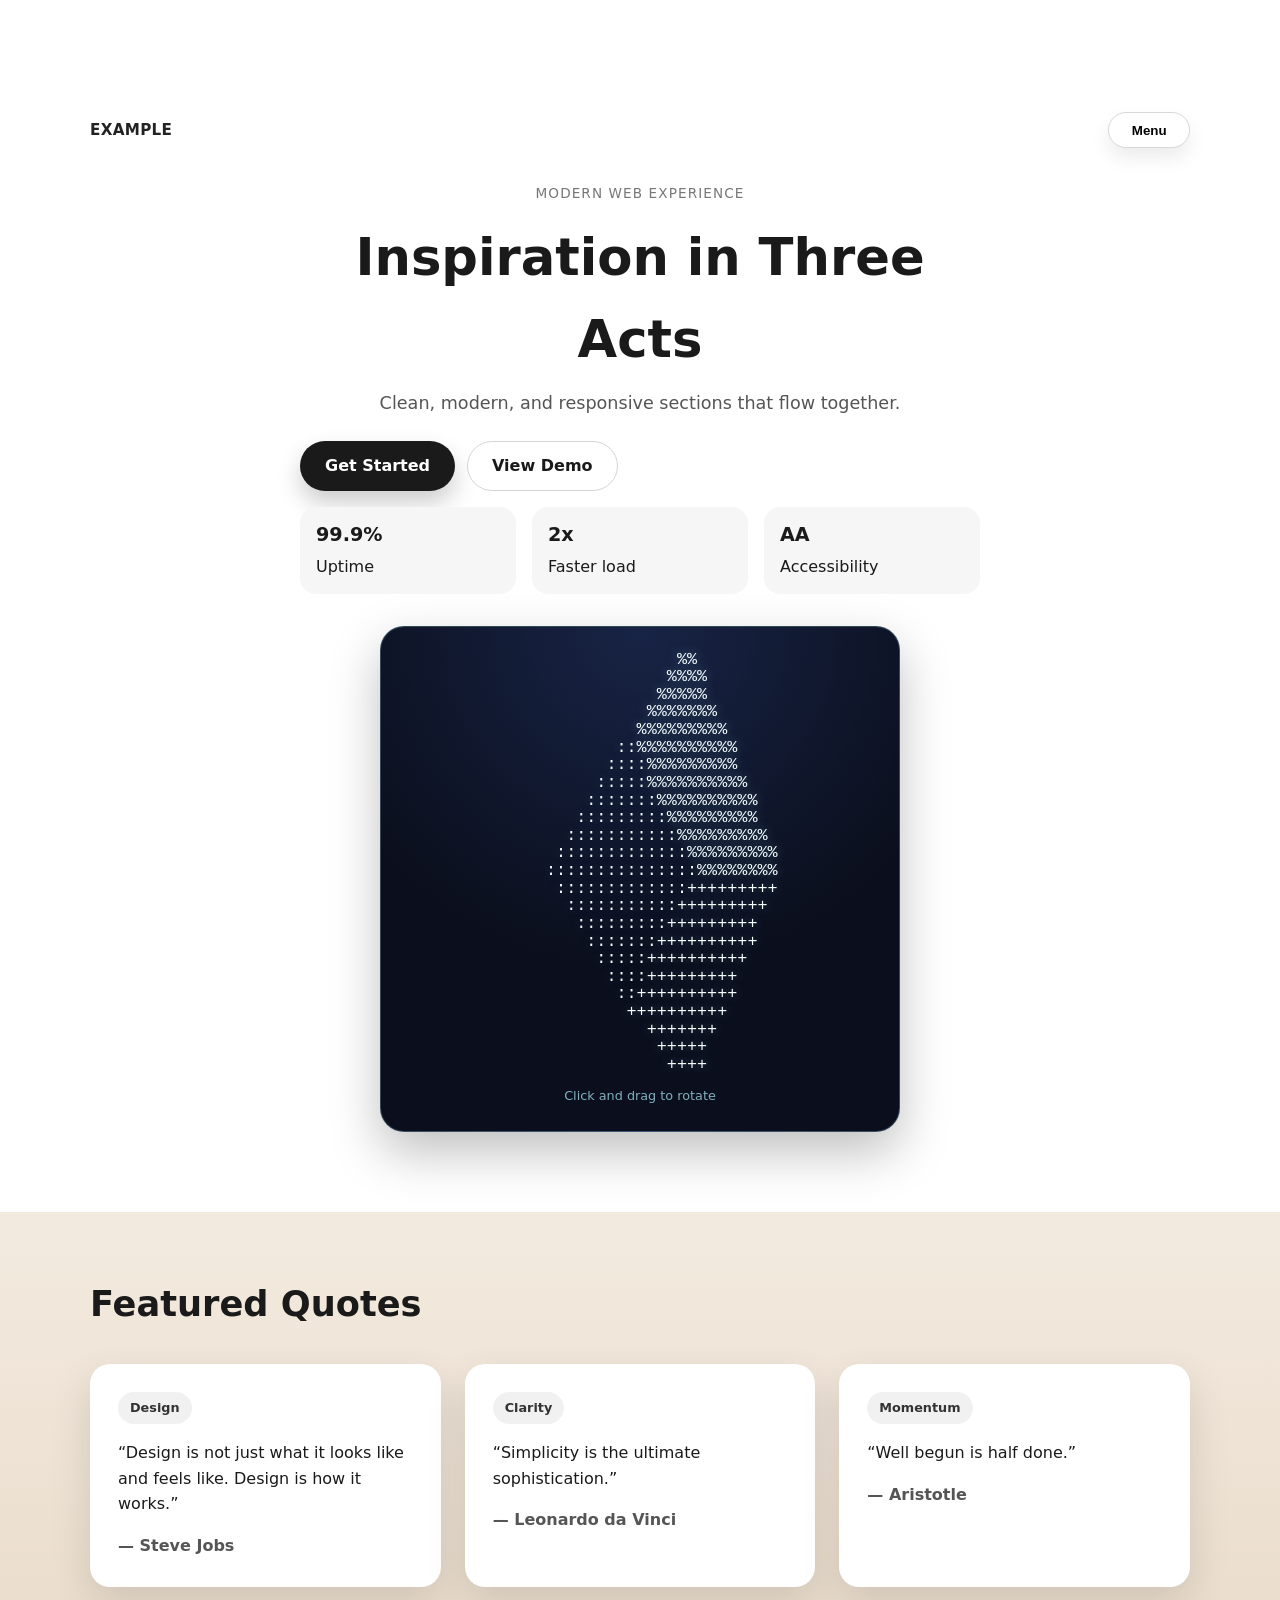
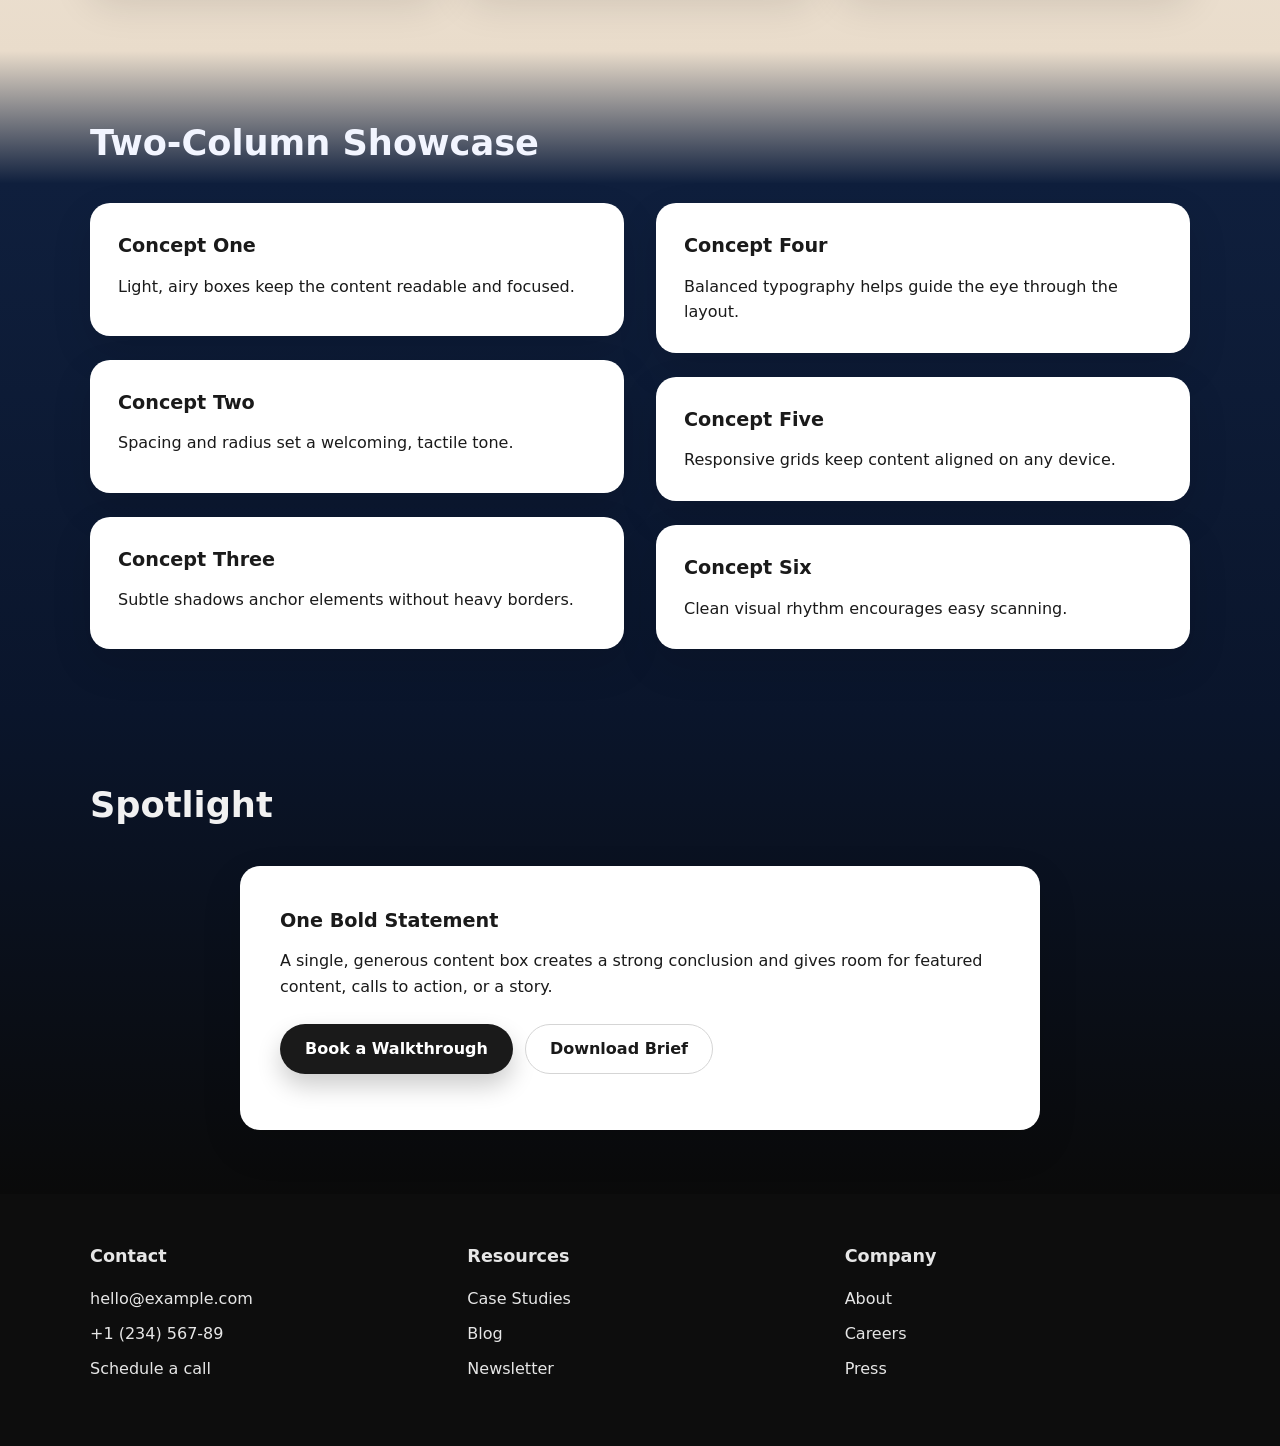
<file: index.html>
<!DOCTYPE html>
<html lang="en">
  <head>
    <meta charset="UTF-8" />
    <meta name="viewport" content="width=device-width, initial-scale=1.0" />
    <title>Example Website</title>
    <link rel="stylesheet" href="css/styles.css" />
  </head>
  <body>
    <header class="site-header">
      <div class="container header-inner">
        <div class="header-top">
          <span class="logo">Example</span>
          <div class="nav-wrapper">
            <button class="menu-button" type="button" aria-expanded="false" aria-controls="site-nav">
              Menu
            </button>
            <nav id="site-nav" class="site-nav" aria-label="Main Navigation">
              <a href="index.html" aria-current="page">Home</a>
              <a href="money-manager.html">Money Manager</a>
              <a href="#">Work</a>
              <a href="#">Services</a>
              <a href="#">Contact</a>
            </nav>
          </div>
        </div>
        <div class="brand">
          <span class="eyebrow">Modern web experience</span>
          <h1>Inspiration in Three Acts</h1>
          <p>Clean, modern, and responsive sections that flow together.</p>
          <div class="cta-row">
            <a class="button button--primary" href="#">Get Started</a>
            <a class="button button--ghost" href="#">View Demo</a>
          </div>
          <div class="meta-row">
            <div class="meta">
              <strong>99.9%</strong>
              <span>Uptime</span>
            </div>
            <div class="meta">
              <strong>2x</strong>
              <span>Faster load</span>
            </div>
            <div class="meta">
              <strong>AA</strong>
              <span>Accessibility</span>
            </div>
          </div>
        </div>
        <div class="ascii-panel" aria-hidden="true">
          <pre id="ascii-cube" class="ascii-cube"></pre>
          <span class="ascii-hint">Click and drag to rotate</span>
        </div>
      </div>
    </header>

    <main>
      <section class="section section--beige">
        <div class="container">
          <h2>Featured Quotes</h2>
          <div class="card-grid">
            <article class="card">
              <div class="chip">Design</div>
              <p>“Design is not just what it looks like and feels like. Design is how it works.”</p>
              <span>— Steve Jobs</span>
            </article>
            <article class="card">
              <div class="chip">Clarity</div>
              <p>“Simplicity is the ultimate sophistication.”</p>
              <span>— Leonardo da Vinci</span>
            </article>
            <article class="card">
              <div class="chip">Momentum</div>
              <p>“Well begun is half done.”</p>
              <span>— Aristotle</span>
            </article>
          </div>
        </div>
      </section>

      <section class="section section--blue">
        <div class="container">
          <h2>Two-Column Showcase</h2>
          <div class="two-column">
            <div class="column">
              <article class="card">
                <h3>Concept One</h3>
                <p>Light, airy boxes keep the content readable and focused.</p>
              </article>
              <article class="card">
                <h3>Concept Two</h3>
                <p>Spacing and radius set a welcoming, tactile tone.</p>
              </article>
              <article class="card">
                <h3>Concept Three</h3>
                <p>Subtle shadows anchor elements without heavy borders.</p>
              </article>
            </div>
            <div class="column">
              <article class="card">
                <h3>Concept Four</h3>
                <p>Balanced typography helps guide the eye through the layout.</p>
              </article>
              <article class="card">
                <h3>Concept Five</h3>
                <p>Responsive grids keep content aligned on any device.</p>
              </article>
              <article class="card">
                <h3>Concept Six</h3>
                <p>Clean visual rhythm encourages easy scanning.</p>
              </article>
            </div>
          </div>
        </div>
      </section>

      <section class="section section--black">
        <div class="container">
          <h2>Spotlight</h2>
          <article class="card card--large">
            <h3>One Bold Statement</h3>
            <p>
              A single, generous content box creates a strong conclusion and gives room for
              featured content, calls to action, or a story.
            </p>
            <div class="cta-row">
              <a class="button button--primary" href="#">Book a Walkthrough</a>
              <a class="button button--ghost" href="#">Download Brief</a>
            </div>
          </article>
        </div>
      </section>
    </main>

    <footer class="site-footer">
      <div class="container footer-grid">
        <div>
          <h4>Contact</h4>
          <ul>
            <li><a href="mailto:hello@example.com">hello@example.com</a></li>
            <li><a href="tel:+123456789">+1 (234) 567-89</a></li>
            <li><a href="#">Schedule a call</a></li>
          </ul>
        </div>
        <div>
          <h4>Resources</h4>
          <ul>
            <li><a href="#">Case Studies</a></li>
            <li><a href="#">Blog</a></li>
            <li><a href="#">Newsletter</a></li>
          </ul>
        </div>
        <div>
          <h4>Company</h4>
          <ul>
            <li><a href="#">About</a></li>
            <li><a href="#">Careers</a></li>
            <li><a href="#">Press</a></li>
          </ul>
        </div>
      </div>
    </footer>

    <script src="js/nav.js" defer></script>
    <script src="js/ascii.js" defer></script>
    <script src="js/main.js" defer></script>
  </body>
</html>
</file>
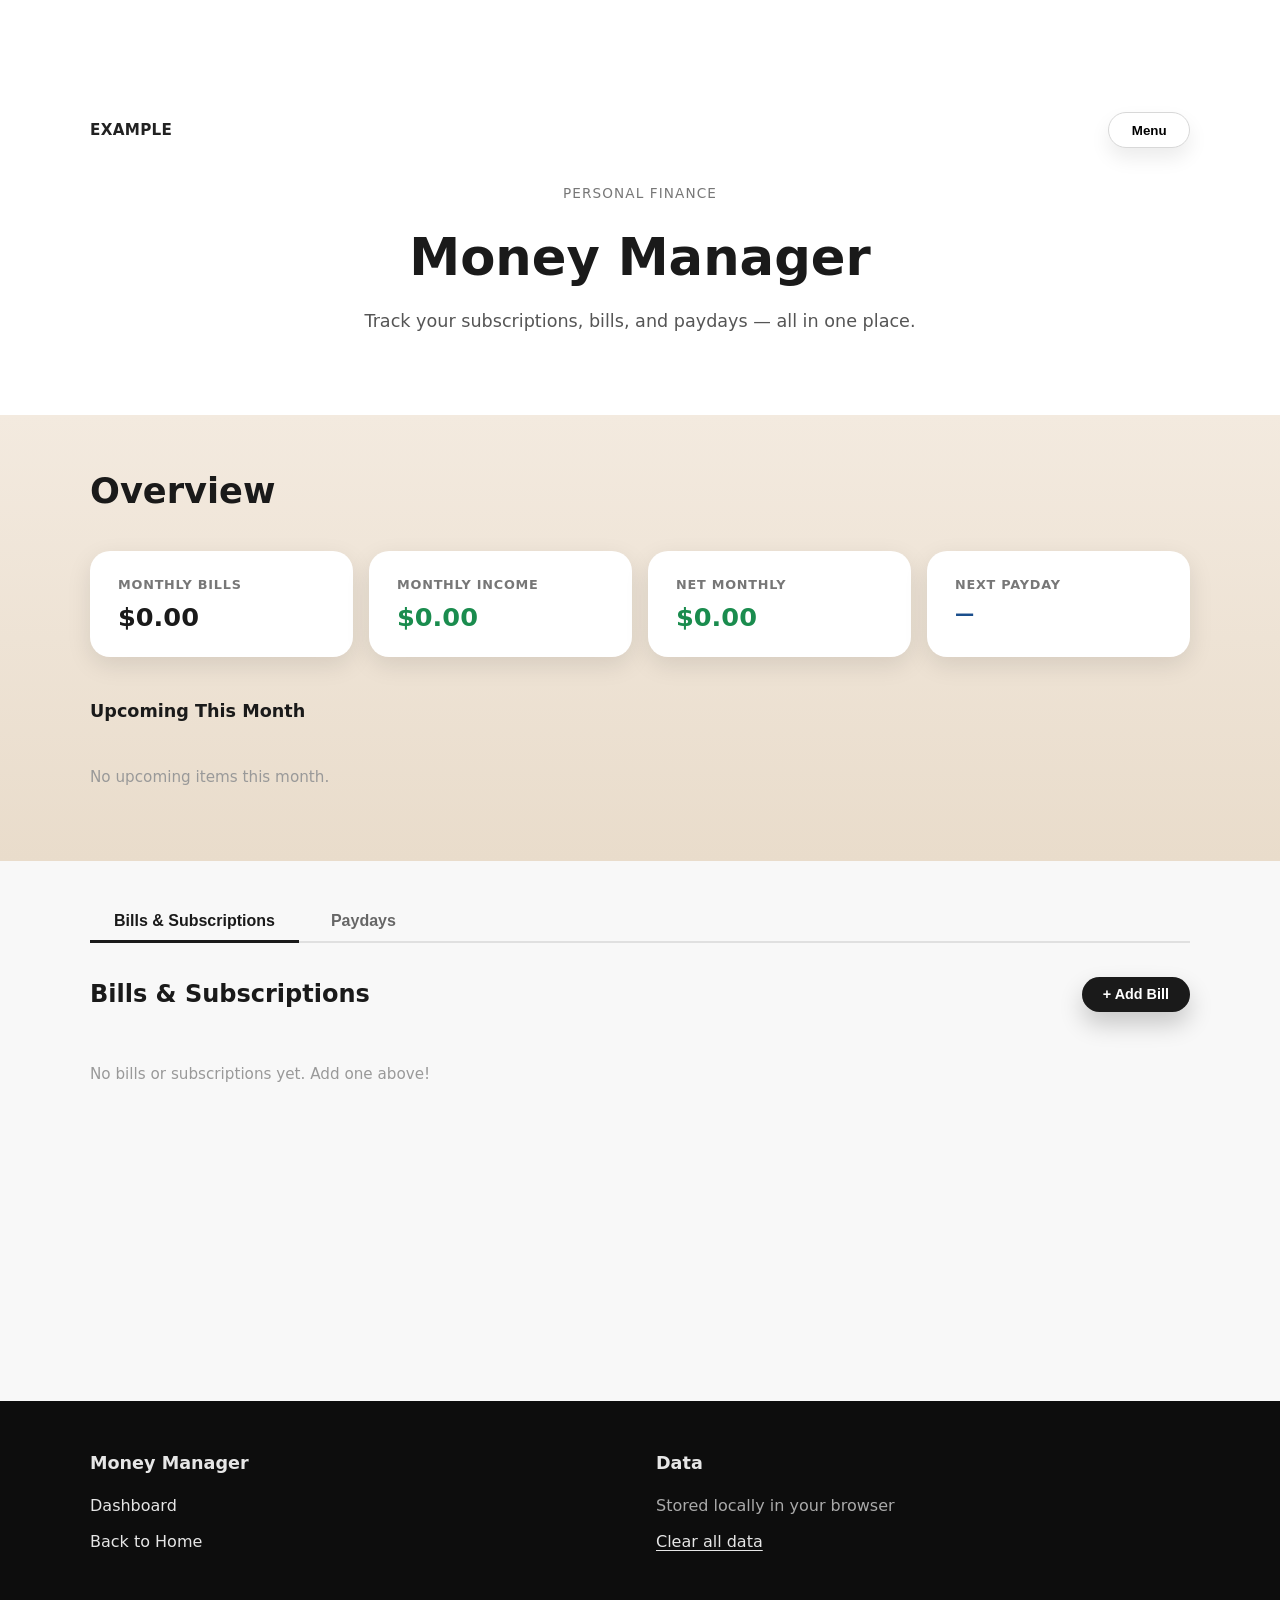
<file: money-manager.html>
<!DOCTYPE html>
<html lang="en">
  <head>
    <meta charset="UTF-8" />
    <meta name="viewport" content="width=device-width, initial-scale=1.0" />
    <title>Money Manager</title>
    <link rel="stylesheet" href="css/styles.css" />
    <link rel="stylesheet" href="css/money-manager.css" />
  </head>
  <body>
    <header class="site-header mm-header">
      <div class="container header-inner mm-header-inner">
        <div class="header-top">
          <a href="index.html" class="logo">Example</a>
          <div class="nav-wrapper">
            <button class="menu-button" type="button" aria-expanded="false" aria-controls="site-nav">
              Menu
            </button>
            <nav id="site-nav" class="site-nav" aria-label="Main Navigation">
              <a href="index.html">Home</a>
              <a href="money-manager.html" aria-current="page">Money Manager</a>
            </nav>
          </div>
        </div>
        <div class="mm-hero">
          <span class="eyebrow">Personal Finance</span>
          <h1>Money Manager</h1>
          <p>Track your subscriptions, bills, and paydays — all in one place.</p>
        </div>
      </div>
    </header>

    <main class="mm-main">
      <!-- Summary Dashboard -->
      <section class="section section--beige mm-dashboard-section">
        <div class="container">
          <h2>Overview</h2>
          <div class="mm-summary-grid">
            <div class="mm-stat-card">
              <span class="mm-stat-label">Monthly Bills</span>
              <span class="mm-stat-value" id="stat-monthly-bills">$0.00</span>
            </div>
            <div class="mm-stat-card">
              <span class="mm-stat-label">Monthly Income</span>
              <span class="mm-stat-value mm-stat-income" id="stat-monthly-income">$0.00</span>
            </div>
            <div class="mm-stat-card">
              <span class="mm-stat-label">Net Monthly</span>
              <span class="mm-stat-value" id="stat-net-monthly">$0.00</span>
            </div>
            <div class="mm-stat-card">
              <span class="mm-stat-label">Next Payday</span>
              <span class="mm-stat-value mm-stat-payday" id="stat-next-payday">—</span>
            </div>
          </div>

          <!-- Upcoming This Month -->
          <div class="mm-upcoming">
            <h3>Upcoming This Month</h3>
            <ul class="mm-upcoming-list" id="upcoming-list">
              <li class="mm-empty-state">No upcoming items.</li>
            </ul>
          </div>
        </div>
      </section>

      <!-- Tabs -->
      <section class="section mm-tabs-section">
        <div class="container">
          <div class="mm-tabs" role="tablist">
            <button class="mm-tab mm-tab--active" role="tab" aria-selected="true" aria-controls="panel-bills" id="tab-bills">
              Bills &amp; Subscriptions
            </button>
            <button class="mm-tab" role="tab" aria-selected="false" aria-controls="panel-paydays" id="tab-paydays">
              Paydays
            </button>
          </div>

          <!-- Bills Panel -->
          <div class="mm-panel" id="panel-bills" role="tabpanel" aria-labelledby="tab-bills">
            <div class="mm-panel-header">
              <h2>Bills &amp; Subscriptions</h2>
              <button class="button button--primary mm-add-btn" id="btn-add-bill" type="button">
                + Add Bill
              </button>
            </div>

            <!-- Add Bill Form -->
            <div class="mm-form-card" id="form-bill" hidden>
              <h3 id="form-bill-title">Add Bill / Subscription</h3>
              <form id="bill-form" novalidate>
                <input type="hidden" id="bill-edit-id" value="" />
                <div class="mm-form-grid">
                  <div class="mm-field">
                    <label for="bill-name">Name <span aria-hidden="true">*</span></label>
                    <input type="text" id="bill-name" placeholder="e.g. Netflix, Rent, Insurance" required />
                  </div>
                  <div class="mm-field">
                    <label for="bill-amount">Amount ($) <span aria-hidden="true">*</span></label>
                    <input type="number" id="bill-amount" placeholder="0.00" min="0" step="0.01" required />
                  </div>
                  <div class="mm-field">
                    <label for="bill-due-day">Due Day of Month <span aria-hidden="true">*</span></label>
                    <input type="number" id="bill-due-day" placeholder="1–31" min="1" max="31" required />
                  </div>
                  <div class="mm-field">
                    <label for="bill-category">Category</label>
                    <select id="bill-category">
                      <option value="subscription">Subscription</option>
                      <option value="utilities">Utilities</option>
                      <option value="housing">Housing</option>
                      <option value="insurance">Insurance</option>
                      <option value="transport">Transport</option>
                      <option value="food">Food</option>
                      <option value="health">Health</option>
                      <option value="entertainment">Entertainment</option>
                      <option value="other">Other</option>
                    </select>
                  </div>
                  <div class="mm-field mm-field--full">
                    <label for="bill-notes">Notes</label>
                    <input type="text" id="bill-notes" placeholder="Optional note" />
                  </div>
                </div>
                <div class="mm-form-actions">
                  <button type="submit" class="button button--primary">Save</button>
                  <button type="button" class="button button--ghost" id="btn-cancel-bill">Cancel</button>
                </div>
                <p class="mm-form-error" id="bill-error" role="alert" hidden></p>
              </form>
            </div>

            <!-- Bills List -->
            <div class="mm-list" id="bills-list">
              <p class="mm-empty-state" id="bills-empty">No bills or subscriptions yet. Add one above!</p>
            </div>
          </div>

          <!-- Paydays Panel -->
          <div class="mm-panel" id="panel-paydays" role="tabpanel" aria-labelledby="tab-paydays" hidden>
            <div class="mm-panel-header">
              <h2>Paydays</h2>
              <button class="button button--primary mm-add-btn" id="btn-add-payday" type="button">
                + Add Payday
              </button>
            </div>

            <!-- Add Payday Form -->
            <div class="mm-form-card" id="form-payday" hidden>
              <h3 id="form-payday-title">Add Payday</h3>
              <form id="payday-form" novalidate>
                <input type="hidden" id="payday-edit-id" value="" />
                <div class="mm-form-grid">
                  <div class="mm-field">
                    <label for="payday-name">Label <span aria-hidden="true">*</span></label>
                    <input type="text" id="payday-name" placeholder="e.g. Main Job, Freelance" required />
                  </div>
                  <div class="mm-field">
                    <label for="payday-amount">Amount ($) <span aria-hidden="true">*</span></label>
                    <input type="number" id="payday-amount" placeholder="0.00" min="0" step="0.01" required />
                  </div>
                  <div class="mm-field">
                    <label for="payday-frequency">Frequency <span aria-hidden="true">*</span></label>
                    <select id="payday-frequency">
                      <option value="monthly">Monthly</option>
                      <option value="biweekly">Bi-weekly</option>
                      <option value="weekly">Weekly</option>
                    </select>
                  </div>
                  <div class="mm-field">
                    <label for="payday-next-date">Next Payday Date <span aria-hidden="true">*</span></label>
                    <input type="date" id="payday-next-date" required />
                  </div>
                </div>
                <div class="mm-form-actions">
                  <button type="submit" class="button button--primary">Save</button>
                  <button type="button" class="button button--ghost" id="btn-cancel-payday">Cancel</button>
                </div>
                <p class="mm-form-error" id="payday-error" role="alert" hidden></p>
              </form>
            </div>

            <!-- Paydays List -->
            <div class="mm-list" id="paydays-list">
              <p class="mm-empty-state" id="paydays-empty">No paydays added yet. Add one above!</p>
            </div>
          </div>
        </div>
      </section>
    </main>

    <footer class="site-footer">
      <div class="container footer-grid">
        <div>
          <h4>Money Manager</h4>
          <ul>
            <li><a href="money-manager.html">Dashboard</a></li>
            <li><a href="index.html">Back to Home</a></li>
          </ul>
        </div>
        <div>
          <h4>Data</h4>
          <ul>
            <li><span style="color:#aaa">Stored locally in your browser</span></li>
            <li><button class="mm-footer-link" id="btn-clear-all" type="button">Clear all data</button></li>
          </ul>
        </div>
      </div>
    </footer>

    <script src="js/nav.js" defer></script>
    <script src="js/money-manager.js" defer></script>
  </body>
</html>
</file>
<file: css/styles.css>
:root {
  --beige: #e9dccb;
  --beige-light: #f3eadf;
  --navy: #0f1f3d;
  --navy-deep: #0a152b;
  --black: #0a0a0a;
  --white: #ffffff;
  --text-dark: #1a1a1a;
}

* {
  box-sizing: border-box;
  margin: 0;
  padding: 0;
}

body {
  font-family: "Inter", "Segoe UI", system-ui, -apple-system, sans-serif;
  color: var(--text-dark);
  background: #ffffff;
  line-height: 1.6;
}

.container {
  width: min(1100px, 90vw);
  margin: 0 auto;
  padding: 4rem 0;
}

.site-header {
  background: #ffffff;
  padding: 3rem 0 1rem;
  text-align: center;
  position: relative;
  z-index: 5;
}

.header-inner {
  display: grid;
  gap: 2rem;
  justify-items: center;
  position: relative;
  isolation: isolate;
}

.header-top {
  width: 100%;
  display: flex;
  align-items: center;
  justify-content: space-between;
  gap: 1rem;
}

.logo {
  font-weight: 700;
  letter-spacing: 0.02em;
  text-transform: uppercase;
  font-size: 0.95rem;
  color: #222;
}

.brand {
  max-width: 680px;
}

.ascii-panel {
  width: min(520px, 90vw);
  background: radial-gradient(circle at top, #182446, #0b0f1d 60%);
  color: #b5f3ff;
  border-radius: 24px;
  padding: 1.5rem;
  box-shadow: 0 20px 50px rgba(0, 0, 0, 0.25);
  position: relative;
  overflow: hidden;
  border: 1px solid rgba(181, 243, 255, 0.25);
  text-align: left;
  cursor: grab;
  user-select: none;
}

.ascii-panel:active {
  cursor: grabbing;
}

.ascii-cube {
  font-family: "JetBrains Mono", "SFMono-Regular", Menlo, monospace;
  font-size: 1.05rem;
  line-height: 1.05;
  min-height: 320px;
  white-space: pre;
  color: #f3feff;
  text-shadow: 0 0 12px rgba(181, 243, 255, 0.35);
  display: block;
  width: 100%;
}

.ascii-hint {
  display: inline-block;
  margin-top: 0.75rem;
  font-size: 0.8rem;
  color: rgba(181, 243, 255, 0.7);
  text-align: center;
  width: 100%;
}

.eyebrow {
  display: inline-block;
  font-size: 0.85rem;
  letter-spacing: 0.08em;
  text-transform: uppercase;
  color: #777;
  margin-bottom: 0.75rem;
}

.cta-row {
  display: flex;
  flex-wrap: wrap;
  gap: 0.75rem;
  margin: 1.5rem 0 1rem;
}

.button {
  display: inline-flex;
  align-items: center;
  justify-content: center;
  padding: 0.7rem 1.5rem;
  border-radius: 999px;
  font-weight: 600;
  text-decoration: none;
  border: 1px solid transparent;
  transition: transform 0.2s ease, box-shadow 0.2s ease, background 0.2s ease;
}

.button--primary {
  background: #1a1a1a;
  color: #ffffff;
  box-shadow: 0 12px 24px rgba(0, 0, 0, 0.2);
}

.button--ghost {
  background: #ffffff;
  color: #1a1a1a;
  border-color: #d5d5d5;
}

.button:hover {
  transform: translateY(-2px);
}

.meta-row {
  display: grid;
  grid-template-columns: repeat(auto-fit, minmax(140px, 1fr));
  gap: 1rem;
  margin-top: 1rem;
}

.meta {
  background: #f6f6f6;
  border-radius: 16px;
  padding: 0.85rem 1rem;
  display: grid;
  gap: 0.2rem;
  text-align: left;
}

.meta strong {
  font-size: 1.2rem;
}

.nav-wrapper {
  position: relative;
  z-index: 10;
}

.menu-button {
  border: 1px solid #d8d8d8;
  background: #ffffff;
  padding: 0.6rem 1.4rem;
  border-radius: 999px;
  font-weight: 600;
  cursor: pointer;
  box-shadow: 0 10px 20px rgba(0, 0, 0, 0.08);
}

.menu-button:focus-visible {
  outline: 2px solid #222;
  outline-offset: 3px;
}

.site-nav {
  position: absolute;
  top: calc(100% + 0.75rem);
  right: 0;
  background: #ffffff;
  border-radius: 18px;
  padding: 1rem 1.25rem;
  display: grid;
  gap: 0.75rem;
  min-width: 180px;
  box-shadow: 0 16px 40px rgba(0, 0, 0, 0.18);
  opacity: 0;
  transform: translateY(-10px);
  pointer-events: none;
  transition: opacity 0.2s ease, transform 0.2s ease;
  text-align: left;
  z-index: 20;
}

.site-nav a {
  color: #1a1a1a;
  text-decoration: none;
  font-weight: 600;
  padding: 0.2rem 0.35rem;
  border-radius: 10px;
  transition: background 0.2s ease;
}

.site-nav a:hover {
  background: #f2f2f2;
}

.site-nav.is-open {
  opacity: 1;
  transform: translateY(0);
  pointer-events: auto;
}

.site-header h1 {
  font-size: clamp(2rem, 4vw, 3.2rem);
  margin-bottom: 0.5rem;
}

.site-header p {
  font-size: 1.1rem;
  color: #555;
}

.section {
  position: relative;
  overflow: hidden;
}

.section h2 {
  font-size: clamp(1.6rem, 3vw, 2.2rem);
  margin-bottom: 2rem;
  color: inherit;
}

.section--beige {
  background: linear-gradient(180deg, var(--beige-light) 0%, var(--beige) 100%);
}

.section--blue {
  background: linear-gradient(180deg, var(--beige) 0%, var(--navy) 20%, var(--navy-deep) 100%);
  color: #f2f5ff;
}

.section--black {
  background: linear-gradient(180deg, var(--navy-deep) 0%, var(--black) 100%);
  color: #f1f1f1;
}

.card-grid {
  display: grid;
  grid-template-columns: repeat(auto-fit, minmax(220px, 1fr));
  gap: 1.5rem;
}

.two-column {
  display: grid;
  grid-template-columns: repeat(2, minmax(0, 1fr));
  gap: 2rem;
}

.column {
  display: grid;
  gap: 1.5rem;
}

.card {
  background: var(--white);
  color: var(--text-dark);
  padding: 1.75rem;
  border-radius: 20px;
  box-shadow: 0 16px 40px rgba(0, 0, 0, 0.12);
  position: relative;
  transition: transform 0.2s ease, box-shadow 0.2s ease;
}

.card:hover {
  transform: translateY(-4px);
  box-shadow: 0 20px 45px rgba(0, 0, 0, 0.16);
}

.chip {
  display: inline-flex;
  align-items: center;
  padding: 0.35rem 0.75rem;
  border-radius: 999px;
  background: #f1f1f1;
  font-size: 0.8rem;
  font-weight: 600;
  color: #333;
  margin-bottom: 1rem;
}

.card span {
  display: block;
  margin-top: 1rem;
  font-weight: 600;
  color: #555;
}

.card h3 {
  margin-bottom: 0.75rem;
  font-size: 1.2rem;
}

.card--large {
  max-width: 800px;
  margin: 0 auto;
  padding: 2.5rem;
}

.site-footer {
  background: #0d0d0d;
  color: #e6e6e6;
}

.footer-grid {
  display: grid;
  grid-template-columns: repeat(auto-fit, minmax(200px, 1fr));
  gap: 2rem;
  padding: 3rem 0 4rem;
}

.site-footer h4 {
  margin-bottom: 1rem;
  font-size: 1.1rem;
}

.site-footer ul {
  list-style: none;
  display: grid;
  gap: 0.6rem;
}

.site-footer a {
  color: inherit;
  text-decoration: none;
  transition: color 0.2s ease;
}

.site-footer a:hover {
  color: #ffffff;
}

@media (max-width: 800px) {
  .two-column {
    grid-template-columns: 1fr;
  }

  .container {
    padding: 3rem 0;
  }

  .site-header {
    text-align: left;
  }

  .header-inner {
    justify-items: start;
  }

  .header-top {
    flex-wrap: wrap;
  }

  .cta-row {
    width: 100%;
  }
}
</file>
<file: css/money-manager.css>
/* ─── Money Manager Styles ───────────────────────────────────────── */

/* Header overrides */
.mm-header {
  padding-bottom: 2rem;
}

.mm-header-inner {
  padding-bottom: 2rem;
}

.mm-hero {
  max-width: 680px;
  padding-bottom: 1rem;
}

.mm-hero h1 {
  font-size: clamp(2rem, 4vw, 3.2rem);
  margin-bottom: 0.5rem;
}

.mm-hero p {
  font-size: 1.1rem;
  color: #555;
}

/* Logo as link */
a.logo {
  text-decoration: none;
  color: #222;
}

/* ─── Dashboard ─────────────────────────────────────────────────── */
.mm-dashboard-section .container {
  padding-top: 3rem;
  padding-bottom: 3rem;
}

.mm-summary-grid {
  display: grid;
  grid-template-columns: repeat(auto-fit, minmax(180px, 1fr));
  gap: 1rem;
  margin-bottom: 2.5rem;
}

.mm-stat-card {
  background: #fff;
  border-radius: 20px;
  padding: 1.5rem 1.75rem;
  box-shadow: 0 8px 24px rgba(0, 0, 0, 0.1);
  display: flex;
  flex-direction: column;
  gap: 0.4rem;
}

.mm-stat-label {
  font-size: 0.8rem;
  font-weight: 600;
  letter-spacing: 0.06em;
  text-transform: uppercase;
  color: #777;
}

.mm-stat-value {
  font-size: 1.6rem;
  font-weight: 700;
  color: var(--text-dark);
  line-height: 1.2;
}

.mm-stat-income {
  color: #1a8c4e;
}

.mm-stat-payday {
  color: #1a4e8c;
  font-size: 1.2rem;
}

/* ─── Upcoming ───────────────────────────────────────────────────── */
.mm-upcoming h3 {
  font-size: 1.1rem;
  font-weight: 700;
  margin-bottom: 1rem;
  color: var(--text-dark);
}

.mm-upcoming-list {
  list-style: none;
  display: grid;
  gap: 0.6rem;
}

.mm-upcoming-item {
  background: #fff;
  border-radius: 14px;
  padding: 0.9rem 1.25rem;
  display: flex;
  align-items: center;
  justify-content: space-between;
  gap: 1rem;
  box-shadow: 0 4px 12px rgba(0, 0, 0, 0.07);
  flex-wrap: wrap;
}

.mm-upcoming-name {
  font-weight: 600;
  flex: 1;
}

.mm-upcoming-meta {
  font-size: 0.85rem;
  color: #666;
}

.mm-upcoming-amount {
  font-weight: 700;
  color: #c0392b;
}

.mm-upcoming-amount--income {
  color: #1a8c4e;
}

.mm-upcoming-due-soon {
  border-left: 4px solid #e67e22;
}

.mm-upcoming-payday {
  border-left: 4px solid #1a8c4e;
}

/* ─── Tabs ───────────────────────────────────────────────────────── */
.mm-tabs-section {
  background: #f8f8f8;
  min-height: 60vh;
}

.mm-tabs-section .container {
  padding-top: 2.5rem;
}

.mm-tabs {
  display: flex;
  gap: 0.5rem;
  margin-bottom: 2rem;
  border-bottom: 2px solid #e0e0e0;
  padding-bottom: 0;
}

.mm-tab {
  background: none;
  border: none;
  border-bottom: 3px solid transparent;
  padding: 0.65rem 1.5rem;
  font-weight: 600;
  font-size: 1rem;
  cursor: pointer;
  color: #666;
  margin-bottom: -2px;
  border-radius: 8px 8px 0 0;
  transition: color 0.2s ease, border-color 0.2s ease, background 0.2s ease;
}

.mm-tab:hover {
  color: var(--text-dark);
  background: #efefef;
}

.mm-tab--active {
  color: var(--text-dark);
  border-bottom-color: var(--text-dark);
}

/* ─── Panel ──────────────────────────────────────────────────────── */
.mm-panel-header {
  display: flex;
  align-items: center;
  justify-content: space-between;
  flex-wrap: wrap;
  gap: 1rem;
  margin-bottom: 1.5rem;
}

.mm-panel-header h2 {
  font-size: 1.5rem;
  margin-bottom: 0;
}

.mm-add-btn {
  font-size: 0.9rem;
  padding: 0.55rem 1.25rem;
}

/* ─── Form Card ──────────────────────────────────────────────────── */
.mm-form-card {
  background: #fff;
  border-radius: 20px;
  padding: 2rem;
  box-shadow: 0 12px 32px rgba(0, 0, 0, 0.1);
  margin-bottom: 2rem;
}

.mm-form-card h3 {
  font-size: 1.2rem;
  margin-bottom: 1.5rem;
}

.mm-form-grid {
  display: grid;
  grid-template-columns: repeat(auto-fit, minmax(200px, 1fr));
  gap: 1rem 1.5rem;
  margin-bottom: 1.5rem;
}

.mm-field {
  display: flex;
  flex-direction: column;
  gap: 0.4rem;
}

.mm-field--full {
  grid-column: 1 / -1;
}

.mm-field label {
  font-size: 0.85rem;
  font-weight: 600;
  color: #444;
}

.mm-field label span {
  color: #c0392b;
}

.mm-field input,
.mm-field select {
  padding: 0.65rem 0.9rem;
  border: 1.5px solid #d8d8d8;
  border-radius: 10px;
  font-size: 0.95rem;
  font-family: inherit;
  background: #fff;
  color: var(--text-dark);
  transition: border-color 0.2s ease, box-shadow 0.2s ease;
  width: 100%;
}

.mm-field input:focus,
.mm-field select:focus {
  outline: none;
  border-color: #1a1a1a;
  box-shadow: 0 0 0 3px rgba(26, 26, 26, 0.1);
}

.mm-field input.mm-input-error {
  border-color: #c0392b;
}

.mm-form-actions {
  display: flex;
  gap: 0.75rem;
  flex-wrap: wrap;
}

.mm-form-error {
  margin-top: 0.75rem;
  color: #c0392b;
  font-size: 0.9rem;
  font-weight: 600;
}

/* ─── Entry List ─────────────────────────────────────────────────── */
.mm-list {
  display: grid;
  gap: 0.75rem;
}

.mm-entry {
  background: #fff;
  border-radius: 16px;
  padding: 1.25rem 1.5rem;
  box-shadow: 0 6px 20px rgba(0, 0, 0, 0.08);
  display: flex;
  align-items: flex-start;
  gap: 1.25rem;
  transition: box-shadow 0.2s ease, transform 0.2s ease;
}

.mm-entry:hover {
  transform: translateY(-2px);
  box-shadow: 0 10px 28px rgba(0, 0, 0, 0.12);
}

.mm-entry-icon {
  width: 40px;
  height: 40px;
  border-radius: 12px;
  display: flex;
  align-items: center;
  justify-content: center;
  font-size: 1.2rem;
  flex-shrink: 0;
  background: #f1f1f1;
}

.mm-entry-body {
  flex: 1;
  min-width: 0;
}

.mm-entry-name {
  font-size: 1rem;
  font-weight: 700;
  margin-bottom: 0.25rem;
  color: var(--text-dark);
}

.mm-entry-meta {
  font-size: 0.83rem;
  color: #777;
  display: flex;
  flex-wrap: wrap;
  gap: 0.5rem 1rem;
}

.mm-entry-right {
  display: flex;
  flex-direction: column;
  align-items: flex-end;
  gap: 0.5rem;
  flex-shrink: 0;
}

.mm-entry-amount {
  font-size: 1.15rem;
  font-weight: 700;
  color: #c0392b;
}

.mm-entry-amount--income {
  color: #1a8c4e;
}

.mm-entry-actions {
  display: flex;
  gap: 0.4rem;
}

.mm-btn-icon {
  background: #f4f4f4;
  border: none;
  border-radius: 8px;
  width: 32px;
  height: 32px;
  display: flex;
  align-items: center;
  justify-content: center;
  cursor: pointer;
  font-size: 0.9rem;
  transition: background 0.2s ease;
  color: var(--text-dark);
}

.mm-btn-icon:hover {
  background: #e8e8e8;
}

.mm-btn-icon--delete:hover {
  background: #fde8e8;
  color: #c0392b;
}

/* ─── Category Chips ─────────────────────────────────────────────── */
.mm-chip {
  display: inline-flex;
  align-items: center;
  padding: 0.2rem 0.65rem;
  border-radius: 999px;
  font-size: 0.75rem;
  font-weight: 600;
  color: #fff;
}

.mm-chip--subscription  { background: #7c5cbf; }
.mm-chip--utilities     { background: #2980b9; }
.mm-chip--housing       { background: #16a085; }
.mm-chip--insurance     { background: #d35400; }
.mm-chip--transport     { background: #8e44ad; }
.mm-chip--food          { background: #27ae60; }
.mm-chip--health        { background: #c0392b; }
.mm-chip--entertainment { background: #e67e22; }
.mm-chip--other         { background: #7f8c8d; }

/* ─── Frequency Chips ────────────────────────────────────────────── */
.mm-chip--monthly   { background: #1a4e8c; }
.mm-chip--biweekly  { background: #1a6e8c; }
.mm-chip--weekly    { background: #1a8c6e; }

/* ─── Empty State ────────────────────────────────────────────────── */
.mm-empty-state {
  color: #999;
  font-size: 0.95rem;
  padding: 1.5rem 0;
}

/* ─── Footer ─────────────────────────────────────────────────────── */
.mm-footer-link {
  background: none;
  border: none;
  color: #e6e6e6;
  cursor: pointer;
  font-size: inherit;
  font-family: inherit;
  padding: 0;
  text-decoration: underline;
  text-underline-offset: 3px;
  transition: color 0.2s ease;
}

.mm-footer-link:hover {
  color: #fff;
}

/* ─── Responsive ─────────────────────────────────────────────────── */
@media (max-width: 600px) {
  .mm-entry {
    flex-wrap: wrap;
  }

  .mm-entry-right {
    flex-direction: row;
    align-items: center;
    width: 100%;
    justify-content: space-between;
  }

  .mm-form-card {
    padding: 1.25rem;
  }

  .mm-tabs {
    gap: 0.25rem;
  }

  .mm-tab {
    padding: 0.55rem 1rem;
    font-size: 0.9rem;
  }
}
</file>
